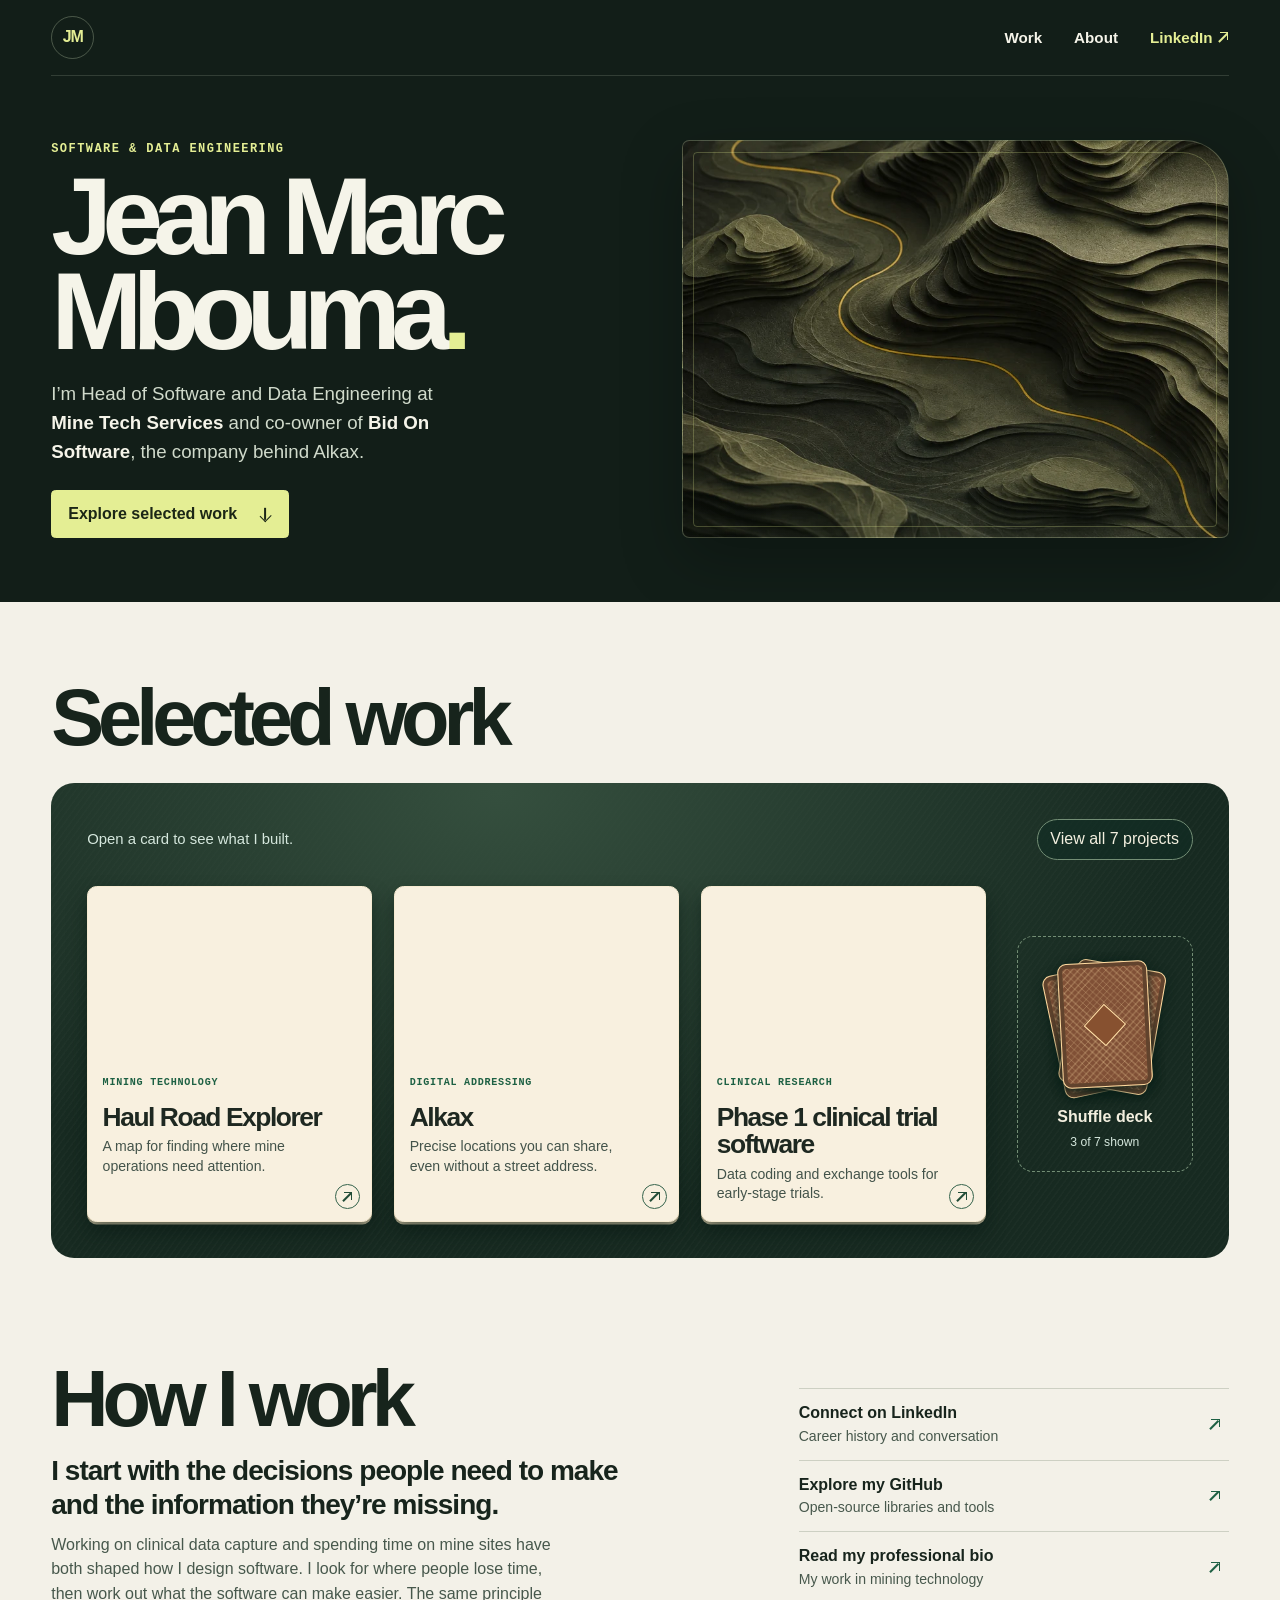
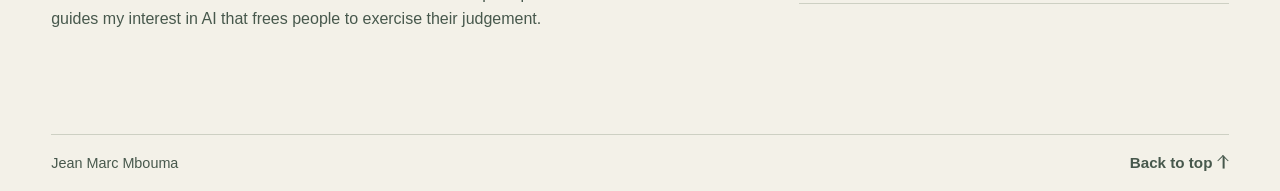
<file: index.html>
<!doctype html>
<html lang="en">
<head>
  <meta charset="utf-8">
  <meta name="viewport" content="width=device-width, initial-scale=1">
  <meta name="theme-color" content="#121c18">
  <meta name="description" content="Jean Marc Mbouma leads Software and Data Engineering at Mine Tech Services and co-owns Bid On Software, the company behind Alkax.">
  <title>Jean Marc Mbouma — Software and Data Engineering</title>
  <link rel="stylesheet" href="./portfolio.css">
  <link rel="stylesheet" href="./work-table.css">
  <script src="./work-table.js" defer></script>
</head>
<body>
  <a class="skip" href="#main">Skip to content</a>
  <header class="masthead">
    <div class="shell header">
      <a class="wordmark" href="./" aria-label="Jean Marc Mbouma, home"><span aria-hidden="true">JM</span></a>
      <nav aria-label="Main navigation">
        <a href="#work">Work</a>
        <a href="#about">About</a>
        <a class="nav-profile" href="https://www.linkedin.com/in/jean-marc-mbouma-525253107/">LinkedIn <span class="arrow arrow-external" aria-hidden="true"></span></a>
      </nav>
    </div>
  </header>
  <main id="main">
    <section class="hero" aria-labelledby="name">
      <div class="shell hero-layout">
        <div class="hero-copy">
          <p class="label">Software &amp; data engineering</p>
          <h1 id="name">Jean Marc<br>Mbouma<span>.</span></h1>
          <p class="hero-intro">I’m Head of Software and Data Engineering at <strong>Mine Tech Services</strong> and co-owner of <strong>Bid On Software</strong>, the company behind Alkax.</p>
          <a class="button" href="#work">Explore selected work <span class="arrow arrow-down" aria-hidden="true"></span></a>
        </div>
        <div class="hero-visual" aria-hidden="true"></div>
      </div>
    </section>

    <section class="shell work-section" id="work" aria-labelledby="work-title">
      <div class="section-heading">
        <h2 id="work-title">Selected work</h2>
      </div>
      <div class="work-table">
        <div class="table-toolbar" hidden>
          <p>Open a card to see what I built.</p>
          <button class="table-view" type="button" aria-expanded="false" aria-controls="work-cards">View all projects</button>
        </div>
        <div class="table-layout">
          <div class="deck-pocket" hidden>
            <button class="deck-button" type="button" aria-describedby="deck-count">
              <span class="deck-stack" aria-hidden="true">
                <span></span><span></span><span><i></i></span>
              </span>
              <span class="deck-label">Shuffle deck</span>
              <span id="deck-count"></span>
            </button>
          </div>
          <div class="work-cards" id="work-cards">
            <article class="work-card" data-project="haul" data-teaser="A map for finding where mine operations need attention.">
              <div class="work-summary">
                <p class="label">Mining technology</p>
                <h3>Haul Road Explorer</h3>
                <p class="work-description">At Mine Tech Services, I lead engineering for Haul Road Explorer. It brings fleet, telemetry, safety and inspection data together on a map so mine teams can see where to investigate and act.</p>
                <a class="text-link" href="https://www.minetechservices.com/mining-software/haul-road-explorer-hre">Explore Haul Road Explorer <span class="arrow arrow-external" aria-hidden="true"></span></a>
              </div>
            </article>
            <article class="work-card" data-project="alkax" data-teaser="Precise locations you can share, even without a street address.">
              <div class="work-summary">
                <p class="label">Digital addressing</p>
                <h3>Alkax</h3>
                <p class="work-description">Alkax is a Bid On Software product that helps people find and share precise locations, including places where street addresses are hard to use. Developers can bring that capability into their own products.</p>
                <a class="text-link" href="https://alkax.io/">Visit Alkax <span class="arrow arrow-external" aria-hidden="true"></span></a>
              </div>
            </article>
            <article class="work-card" data-project="clinical" data-teaser="Data coding and exchange tools for early-stage trials.">
              <div class="work-summary">
                <p class="label">Clinical research</p>
                <h3>Phase 1 clinical trial software</h3>
                <p class="work-description">I developed clinical data coding software for Phase 1 trials and built a tool that mapped clinical data to the CDISC Operational Data Model (ODM) so it could be exchanged between systems.</p>
                <a class="text-link" href="https://www.cdisc.org/standards/data-exchange">About the ODM standard <span class="arrow arrow-external" aria-hidden="true"></span></a>
              </div>
            </article>
            <article class="work-card" data-project="volxpr" data-teaser="A place to request help and coordinate volunteers.">
              <div class="work-summary">
                <p class="label">Community software</p>
                <h3>VolXpr</h3>
                <p class="work-description">A community volunteering platform for requesting help, offering time, and coordinating shifts. It uses Alkax to share locations when volunteers need them.</p>
                <a class="text-link" href="https://volxpr.mbouma.com/">Open VolXpr <span class="arrow arrow-external" aria-hidden="true"></span></a>
              </div>
            </article>
            <article class="work-card" data-project="outcome" data-teaser="Typed success and failure paths for .NET applications.">
              <div class="work-summary">
                <p class="label">.NET libraries</p>
                <h3>BbQ.Outcome</h3>
                <p class="work-description">Typed results for .NET applications, with explicit success and failure paths that callers can handle.</p>
                <a class="text-link" href="https://github.com/JeanMarcMbouma/Outcome">View Outcome on GitHub <span class="arrow arrow-external" aria-hidden="true"></span></a>
              </div>
            </article>
            <article class="work-card" data-project="mocklite" data-teaser="Lightweight mocking for .NET unit tests.">
              <div class="work-summary">
                <p class="label">.NET testing</p>
                <h3>MockLite</h3>
                <p class="work-description">A lightweight .NET mocking library for setting up collaborators and verifying interactions in unit tests.</p>
                <a class="text-link" href="https://github.com/JeanMarcMbouma/MockLite">View MockLite on GitHub <span class="arrow arrow-external" aria-hidden="true"></span></a>
              </div>
            </article>
            <article class="work-card" data-project="widgets" data-teaser="Reusable controls for structured interactions in chat.">
              <div class="work-summary">
                <p class="label">Conversational interfaces</p>
                <h3>BbQ.ChatWidgets</h3>
                <p class="work-description">Reusable widgets for bringing structured interactions into chat applications.</p>
                <a class="text-link" href="https://github.com/JeanMarcMbouma/BbQ.ChatWidgets">View ChatWidgets on GitHub <span class="arrow arrow-external" aria-hidden="true"></span></a>
              </div>
            </article>
          </div>
        </div>
        <p class="table-status visually-hidden" role="status"></p>
      </div>
      <dialog class="project-dialog" aria-labelledby="project-title">
        <div class="project-dialog-inner">
          <form method="dialog"><button class="dialog-close" autofocus aria-label="Close project" value="close">×</button></form>
          <div class="dialog-motif" aria-hidden="true"></div>
          <div class="dialog-copy">
            <p class="label"></p>
            <h3 id="project-title"></h3>
            <p class="work-description"></p>
            <div class="dialog-link"></div>
          </div>
        </div>
      </dialog>
    </section>

    <section class="shell about" id="about" aria-labelledby="about-title">
      <div class="about-story">
        <h2 id="about-title">How I work</h2>
        <p class="about-lead">I start with the decisions people need to make and the information they’re missing.</p>
        <p>Working on clinical data capture and spending time on mine sites have both shaped how I design software. I look for where people lose time, then work out what the software can make easier. The same principle guides my interest in AI that frees people to exercise their judgement.</p>
      </div>
      <div class="profile-links">
        <a href="https://www.linkedin.com/in/jean-marc-mbouma-525253107/">
          <span>Connect on LinkedIn<span class="profile-detail">Career history and conversation</span></span>
          <span class="arrow arrow-external" aria-hidden="true"></span>
        </a>
        <a href="https://github.com/JeanMarcMbouma">
          <span>Explore my GitHub<span class="profile-detail">Open-source libraries and tools</span></span>
          <span class="arrow arrow-external" aria-hidden="true"></span>
        </a>
        <a href="https://www.minetechservices.com/about-mts/our-team/jean-marc-mbouma">
          <span>Read my professional bio<span class="profile-detail">My work in mining technology</span></span>
          <span class="arrow arrow-external" aria-hidden="true"></span>
        </a>
      </div>
    </section>
  </main>
  <footer class="shell footer">
    <span>Jean Marc Mbouma</span>
    <a href="#main">Back to top <span class="arrow arrow-up" aria-hidden="true"></span></a>
  </footer>
</body>
</html>
</file>
<file: portfolio.css>
:root {
  color-scheme: light;
  --paper: #f3f1e8;
  --ink: #17241c;
  --muted: #47584c;
  --accent: #1d6043;
  --line: #cdd0c3;
  --dark: #121e18;
  --light: #f5f4e9;
  --lime: #e4ee94;
  font-family: "Geist", "Aptos", "Helvetica Neue", sans-serif;
}

*, *::before, *::after { box-sizing: border-box; }
body { margin: 0; background: var(--paper); color: var(--ink); line-height: 1.55; }
a { color: inherit; }
a:focus-visible { outline: 2px solid currentColor; outline-offset: 5px; }
a:hover { text-decoration-thickness: 2px; }
[id] { scroll-margin-top: 1.5rem; }
h1, h2, h3, p { margin: 0; }
.shell { width: min(76rem, calc(100% - clamp(2rem, 8vw, 8rem))); margin-inline: auto; }

.skip {
  position: absolute;
  inset: .5rem auto auto 1rem;
  z-index: 2;
  background: var(--paper);
  padding: .5rem 1rem;
  transform: translateY(-150%);
}
.skip:focus { transform: none; }

.masthead, .hero { background: var(--dark); color: var(--light); }
.header, .footer {
  display: flex;
  justify-content: space-between;
  align-items: center;
  gap: 1rem;
  padding-block: 1rem;
}
.header { border-bottom: 1px solid #d8e3ca29; }
.wordmark {
  display: grid;
  place-items: center;
  width: 2.7rem;
  height: 2.7rem;
  flex: none;
  border: 1px solid #bcccaa55;
  border-radius: 50%;
  color: var(--lime);
  font-weight: 750;
  letter-spacing: -.07em;
  text-decoration: none;
}
nav { display: flex; align-items: center; flex-wrap: wrap; gap: .5rem clamp(.8rem, 3vw, 2rem); }
nav a, .footer a { font-size: .95rem; font-weight: 650; text-decoration: none; }
nav a:hover, .footer a:hover { text-decoration: underline; text-underline-offset: .24em; }
.nav-profile { color: var(--lime); }

.label {
  color: var(--accent);
  font: 650 .75rem/1.5 "IBM Plex Mono", ui-monospace, monospace;
  text-transform: uppercase;
  letter-spacing: .12em;
}

.hero { position: relative; overflow: hidden; }
.hero-layout {
  display: grid;
  grid-template-columns: minmax(0, 1.02fr) minmax(0, .98fr);
  align-items: center;
  gap: clamp(1.7rem, 4.8vw, 4.6rem);
  padding-block: clamp(2.7rem, 5vw, 4.8rem);
}
.hero-copy { position: relative; z-index: 1; }
.hero-copy .label { color: var(--lime); }
.hero h1 {
  margin-block: .65rem 1.25rem;
  font-size: clamp(3.3rem, 8.55vw, 8.3rem);
  font-weight: 720;
  line-height: .87;
  letter-spacing: -.09em;
}
.hero h1 span { color: var(--lime); }
.hero-intro { max-width: 40ch; color: #d0dacb; font-size: clamp(1rem, 1.8vw, 1.17rem); }
.hero-intro strong { color: var(--light); }
.button {
  display: inline-flex;
  align-items: center;
  justify-content: space-between;
  gap: 1.35rem;
  min-height: 3rem;
  margin-top: 1.5rem;
  padding: .6rem 1rem;
  background: var(--lime);
  color: #1b2616;
  border: 1px solid var(--lime);
  border-radius: .28rem;
  font-weight: 750;
  text-decoration: none;
  transition: background-color 160ms, transform 160ms;
}
.button:focus-visible { outline-color: var(--lime); }
.button:hover { background: #f0f6ba; transform: translateY(-2px); }

.hero-visual {
  min-height: 23rem;
  max-height: 34rem;
  height: 100%;
  position: relative;
  isolation: isolate;
  border: 1px solid #d0e1b847;
  border-radius: .45rem 2.8rem .45rem .45rem;
  background:
    linear-gradient(0deg, #101f1a35, transparent 44%),
    url("./portfolio-terrain.webp") 50% 53% / cover,
    repeating-radial-gradient(ellipse at 73% 16%, #1b2a20 0 13px, #506349 14px, #293b2d 16px 22px);
  box-shadow: 0 1.3rem 3.8rem #0004;
}
.hero-visual::after {
  position: absolute;
  content: "";
  inset: .65rem;
  border: 1px solid #e4ee9440;
  border-radius: .25rem 2.2rem .25rem .25rem;
  pointer-events: none;
}

.work-section { padding-block: clamp(2.2rem, 6vw, 5rem) 0; }
.section-heading {
  display: flex;
  justify-content: space-between;
  align-items: baseline;
  flex-wrap: wrap;
  gap: .45rem 1rem;
  margin-bottom: clamp(.9rem, 2.2vw, 1.65rem);
}
h2 { font-size: clamp(2.35rem, 6.2vw, 5.15rem); line-height: .98; letter-spacing: -.076em; }

.text-link {
  display: inline-block;
  margin-top: 1.25rem;
  color: var(--accent);
  font-weight: 700;
  text-decoration: underline;
  text-decoration-thickness: 1px;
  text-underline-offset: .26em;
}
.text-link span { margin-left: .2em; }

.about {
  display: grid;
  grid-template-columns: minmax(0, 1.35fr) minmax(0, .9fr);
  gap: 1.7rem clamp(2rem, 8vw, 7rem);
  align-items: center;
  padding-block: clamp(3.1rem, 8vw, 7rem);
}
.about-story { max-width: 39rem; }
.about-story > p { max-width: 58ch; color: var(--muted); }
.about-story .about-lead {
  margin-block: 1rem .65rem;
  color: var(--ink);
  font-size: clamp(1.25rem, 2.7vw, 1.75rem);
  font-weight: 650;
  line-height: 1.22;
  letter-spacing: -.035em;
  max-width: 39ch;
}
.profile-links { border-top: 1px solid var(--line); }
.profile-links > a {
  display: flex;
  align-items: center;
  justify-content: space-between;
  gap: 1rem;
  min-height: 4.3rem;
  padding: .75rem .5rem .75rem 0;
  border-bottom: 1px solid var(--line);
  color: var(--ink);
  font-weight: 750;
  text-decoration: none;
  transition: padding 180ms, background-color 180ms;
}
.profile-links > a:hover { padding-inline: .65rem; background: #e9ebdc; }
.profile-links .arrow { flex: none; color: var(--accent); }
.profile-detail { display: block; color: var(--muted); font-size: .88rem; font-weight: 400; }
.footer { border-top: 1px solid var(--line); color: var(--muted); font-size: .9rem; }

@media (max-width: 52rem) {
  .hero-layout { gap: 1.5rem; }
  .hero-visual { min-height: 19rem; }
}
@media (max-width: 42rem) {
  .hero-layout, .about { grid-template-columns: minmax(0, 1fr); }
  .hero-layout { padding-block: 2.4rem 1.3rem; }
  .hero h1 { font-size: clamp(3.5rem, 15vw, 5.2rem); }
  .hero-visual { min-height: clamp(8.8rem, 37vw, 13rem); border-radius: .4rem 1.6rem .4rem .4rem; }
  .hero-visual::after { border-radius: .2rem 1.2rem .2rem .2rem; }
}
@media (prefers-reduced-motion: reduce) {
  .button, .profile-links > a { transition: none; }
  .button:hover { transform: none; }
}

.arrow {
  position: relative;
  display: inline-block;
  width: .8em;
  height: .8em;
  vertical-align: -.03em;
  transform: rotate(var(--arrow-angle, 0deg));
}
.arrow::before, .arrow::after {
  position: absolute;
  content: "";
}
.arrow::before {
  inset: 10% 10% auto auto;
  width: 64%;
  height: 64%;
  border-top: 1.5px solid;
  border-right: 1.5px solid;
}
.arrow::after {
  width: 96%;
  height: 1.5px;
  top: 46%;
  left: 3%;
  background: currentColor;
  transform: rotate(-45deg);
}
.arrow-up { --arrow-angle: -45deg; }
.arrow-down { --arrow-angle: 135deg; }
</file>
<file: work-table.css>
.work-table {
  --felt: #172a21;
  --felt-line: #738e75;
  --ivory: #f3efdf;
  position: relative;
  border-radius: 1.45rem;
  padding: clamp(1rem, 3vw, 2.25rem);
  background-color: var(--felt);
  background-image:
    radial-gradient(ellipse at 38% 2%, #354f3e, transparent 66%),
    repeating-linear-gradient(126deg, #fff0 0 3px, #ffffff05 4px 5px);
  color: var(--ivory);
  isolation: isolate;
}

.work-table button, .project-dialog button { font: inherit; cursor: pointer; }
.work-table button:focus-visible { outline: 2px solid #ffe6a7; outline-offset: 5px; }
.work-table [hidden] { display: none; }

.table-toolbar {
  display: flex;
  justify-content: space-between;
  align-items: center;
  flex-wrap: wrap;
  gap: .7rem 1rem;
  margin-bottom: clamp(1rem, 2vw, 1.7rem);
}
.table-toolbar p { color: #d5e7dd; font-size: .93rem; }
.table-view {
  padding: .45rem .8rem;
  border: 1px solid var(--felt-line);
  border-radius: 2rem;
  background: #102c2499;
  color: var(--ivory);
}
.table-view:hover { background: #345748; }
.table-view[aria-disabled="true"], .deck-button[aria-disabled="true"] { cursor: wait; }

.table-layout {
  display: grid;
  align-items: center;
  gap: clamp(1.2rem, 2.4vw, 2.2rem);
}
.work-table[data-view="deck"] .table-layout {
  grid-template-columns: minmax(0, 1fr) clamp(6.8rem, 15vw, 11rem);
}
.work-cards {
  display: grid;
  grid-template-columns: repeat(3, minmax(0, 1fr));
  gap: clamp(.8rem, 2vw, 1.4rem);
}
.work-card {
  min-width: 0;
  position: relative;
  color: #1e2821;
}
.work-summary {
  height: 100%;
  padding: 1.25rem;
  border-radius: .85rem;
  background: var(--ivory);
}
.work-summary h3, .dialog-copy h3 {
  margin-block: .45rem .55rem;
  font-size: clamp(1.4rem, 4vw, 2.35rem);
  letter-spacing: -.055em;
  line-height: 1;
  overflow-wrap: anywhere;
}
.work-description { color: #43534a; }

.work-table .card-front {
  display: grid;
  position: relative;
  grid-template-rows: minmax(7.5rem, 1fr) auto;
  height: 100%;
  min-height: clamp(17.5rem, 28vw, 21rem);
  width: 100%;
  overflow: hidden;
  padding: 0;
  border: 1px solid #f6ead1;
  border-radius: .6rem;
  background: #f8f0df;
  color: #1e2821;
  text-align: left;
  box-shadow: 0 .65rem 1.15rem #08181288, 0 .15rem 0 #c9bd9e;
  transition: transform 250ms cubic-bezier(.19,.8,.31,1.2), box-shadow 250ms;
}
.card-front:hover, .card-front:focus-visible {
  z-index: 1;
  transform: translateY(-.38rem) rotate(-1.3deg);
  box-shadow: 0 .85rem 1.5rem #081812a0, 0 .15rem 0 #c9bd9e;
}
.card-copy {
  display: grid;
  align-content: start;
  gap: .36rem;
  min-height: 10rem;
  padding: .9rem 2.4rem 1.05rem .9rem;
}
.card-copy .label {
  font-size: .63rem;
  letter-spacing: .075em;
}
.card-title {
  display: block;
  font-size: clamp(1.03rem, 2.5vw, 1.65rem);
  font-weight: 750;
  letter-spacing: -.055em;
  line-height: 1.04;
  overflow-wrap: anywhere;
}
.card-teaser {
  color: #43534a;
  font-size: .88rem;
  line-height: 1.38;
}
.card-open {
  position: absolute;
  right: .7rem;
  bottom: .73rem;
  display: grid;
  place-items: center;
  width: 1.55rem;
  aspect-ratio: 1;
  border: 1px solid #35634c;
  border-radius: 50%;
  color: #214c37;
  transition: color 160ms, background-color 160ms;
}
.card-front:hover .card-open, .card-front:focus-visible .card-open {
  background: #214c37;
  color: #f8f0df;
}

.card-motif, .dialog-motif {
  position: relative;
  overflow: hidden;
  display: block;
  background: #296048;
  isolation: isolate;
}
.card-motif::before, .card-motif::after, .dialog-motif::before, .dialog-motif::after {
  position: absolute;
  content: "";
  inset: 0;
  pointer-events: none;
}
[data-project="haul"] :is(.card-motif, .dialog-motif) {
  background:
    linear-gradient(156deg, transparent 47%, #f5c888 48% 49%, #f5c88888 49% 50%, transparent 51%),
    repeating-radial-gradient(ellipse at 17% 92%, transparent 0 13px, #d8ba87a0 14px 15px, transparent 16px 23px),
    linear-gradient(130deg, #414d3a, #848a56);
}
[data-project="haul"] :is(.card-motif, .dialog-motif)::after {
  inset: 31% 25% 28% 55%;
  border: 1px solid #ffda9f;
  border-radius: 50%;
  aspect-ratio: 1;
  transform: rotate(-26deg);
}
[data-project="alkax"] :is(.card-motif, .dialog-motif) {
  background:
    linear-gradient(#a1dfad55 1px, transparent 1px) center / 1.45rem 1.45rem,
    linear-gradient(90deg, #a1dfad55 1px, transparent 1px) center / 1.45rem 1.45rem,
    radial-gradient(ellipse at 50% 40%, #437863, #183a30);
}
[data-project="alkax"] :is(.card-motif, .dialog-motif)::after {
  inset: 50% auto auto 50%;
  width: 1.45rem;
  aspect-ratio: 1;
  transform: translate(-50%, -50%);
  background: #bdffd9;
  box-shadow: 0 0 0 7px #bdffd935, 0 0 0 1.45rem #bdffd91f, 0 0 1.7rem #bdffd990;
}
[data-project="clinical"] :is(.card-motif, .dialog-motif) {
  background:
    radial-gradient(#ccdfff45 1px, transparent 1.5px) center / 12px 12px,
    linear-gradient(135deg, #303d61, #566d8e);
}
[data-project="clinical"] :is(.card-motif, .dialog-motif)::before,
[data-project="clinical"] :is(.card-motif, .dialog-motif)::after {
  inset: 24% 29% 25% 23%;
  border: 1px solid #d7e4fa;
  border-radius: .35rem;
  background:
    repeating-linear-gradient(to bottom, #d7e4fa 0 1px, transparent 1px 7px) center / 60% 50% no-repeat,
    #506688;
  transform: translate(-8%, -5%) rotate(-9deg);
}
[data-project="clinical"] :is(.card-motif, .dialog-motif)::after {
  box-shadow: 0 .25rem .65rem #222c4788;
  transform: translate(23%, 15%) rotate(10deg);
}
[data-project="volxpr"] :is(.card-motif, .dialog-motif) {
  background:
    radial-gradient(circle at 39% 49%, transparent 0 24%, #ffcd9c 25% 26%, transparent 27%),
    radial-gradient(circle at 61% 49%, transparent 0 24%, #ffcd9c 25% 26%, transparent 27%),
    radial-gradient(ellipse at 46% 57%, #c67957, #69403c);
}
[data-project="volxpr"] :is(.card-motif, .dialog-motif)::after {
  inset: 50% auto auto 50%;
  width: .7rem;
  aspect-ratio: 1;
  background: #fff0be;
  transform: translate(-50%, -50%) rotate(45deg);
}
[data-project="outcome"] :is(.card-motif, .dialog-motif) {
  background:
    repeating-linear-gradient(90deg, #dce9e228 0 1px, transparent 1px 22px),
    linear-gradient(140deg, #344154, #667a79);
}
[data-project="outcome"] :is(.card-motif, .dialog-motif)::before {
  inset: 31% 15%;
  background: linear-gradient(145deg, transparent 46%, #e4edd6 47% 50%, transparent 51%) right top / 50% 54% no-repeat,
    linear-gradient(35deg, transparent 46%, #e4edd6 47% 50%, transparent 51%) right bottom / 50% 54% no-repeat,
    linear-gradient(#e4edd6, #e4edd6) left center / 55% 3px no-repeat;
}
[data-project="mocklite"] :is(.card-motif, .dialog-motif) {
  background:
    repeating-linear-gradient(135deg, #f7c66b55 0 1px, transparent 1px 12px),
    linear-gradient(135deg, #583e32, #9e7145);
}
[data-project="mocklite"] :is(.card-motif, .dialog-motif)::before {
  inset: 22% 35%;
  border: 2px solid #ffe0a5;
  border-radius: .25rem;
  transform: rotate(-13deg);
  box-shadow: .5rem .5rem 0 #422f4388, .5rem .5rem 0 1px #ffe0a5;
}
[data-project="widgets"] :is(.card-motif, .dialog-motif) {
  background:
    radial-gradient(#f4dbfb66 1px, transparent 1.5px) center / 12px 12px,
    linear-gradient(135deg, #4f3e58, #775a77);
}
[data-project="widgets"] :is(.card-motif, .dialog-motif)::before {
  inset: 27% 29% 35% 24%;
  border: 1.5px solid #f4dbfb;
  border-radius: 1rem 1rem 1rem .18rem;
  background: #62496c;
  box-shadow: 1rem 1rem 0 #62496c, 1rem 1rem 0 1.5px #f4dbfb;
}

.deck-pocket {
  padding: .8rem .22rem .65rem;
  border: 1px dashed var(--felt-line);
  border-radius: 1rem;
}
.deck-button {
  display: grid;
  justify-items: center;
  gap: .2rem;
  width: 100%;
  padding: .55rem .2rem;
  border: 0;
  background: transparent;
  color: var(--ivory);
}
.deck-stack {
  position: relative;
  display: block;
  width: clamp(3.8rem, 7.4vw, 5.6rem);
  aspect-ratio: 5 / 7;
  margin: .25rem .55rem .85rem;
  perspective: 500px;
}
.deck-stack > span {
  position: absolute;
  inset: 0;
  display: grid;
  place-items: center;
  border: 1px solid #ffdca1;
  border-radius: .56rem;
  background:
    repeating-linear-gradient(45deg, #ffe0a83e 0 1px, transparent 1px 5px),
    repeating-linear-gradient(-45deg, #ffe0a83e 0 1px, transparent 1px 5px),
    #805036;
  box-shadow: inset 0 0 0 4px #61432d, 0 .2rem .65rem #0b2119;
  transition: transform 300ms cubic-bezier(.19,.81,.31,1.15);
}
.deck-stack > span:nth-child(1) { transform: translate(-8%, 4%) rotate(-12deg); }
.deck-stack > span:nth-child(2) { transform: translate(8%, 2%) rotate(10deg); }
.deck-stack > span:nth-child(3) { transform: rotate(-3deg); }
.deck-button:hover .deck-stack > span:nth-child(1), .deck-button:focus-visible .deck-stack > span:nth-child(1) { transform: translate(-17%, 2%) rotate(-20deg); }
.deck-button:hover .deck-stack > span:nth-child(2), .deck-button:focus-visible .deck-stack > span:nth-child(2) { transform: translate(17%, 2%) rotate(19deg); }
.deck-stack i { width: 34%; aspect-ratio: 1; border: 1px solid #ffe0a8; background: #875130; transform: rotate(45deg); }
.deck-label { font-weight: 750; }
#deck-count { color: #d5e7dd; font-size: .76rem; }

.project-dialog {
  width: min(32rem, calc(100% - 2rem));
  max-height: calc(100% - 2rem);
  max-height: calc(100dvh - 2rem);
  padding: 0;
  border: 1px solid #fff3da;
  border-radius: 1rem;
  background: #fbf4e5;
  color: #1e2821;
  box-shadow: 0 1.4rem 4rem #081a1490;
}
.project-dialog::backdrop { background: #081b16ac; }
.project-dialog-inner { position: relative; }
.project-dialog form { position: absolute; z-index: 1; inset: .7rem .7rem auto auto; }
.project-dialog .dialog-close {
  display: grid;
  place-items: center;
  width: 2.75rem;
  aspect-ratio: 1;
  padding: 0;
  border: 1px solid #3e6456;
  border-radius: 50%;
  background: #fbf4e5;
  color: #213a31;
  font-size: 1.55rem;
  line-height: 1;
}
.dialog-motif { height: clamp(6rem, 24vh, 11rem); }
.dialog-copy { padding: clamp(1.2rem, 5vw, 2rem); }
.dialog-copy h3 { font-size: clamp(2rem, 7vw, 3.4rem); }

.visually-hidden {
  position: absolute;
  width: 1px;
  height: 1px;
  padding: 0;
  margin: -1px;
  overflow: hidden;
  clip-path: inset(50%);
  white-space: nowrap;
}

@media (max-width: 55rem) {
  .work-table[data-view="deck"] .table-layout { grid-template-columns: minmax(0, 1fr); }
  .deck-pocket { grid-row: 1; padding: .15rem .55rem; }
  .deck-button { grid-template-columns: auto 1fr auto; align-items: center; justify-items: start; gap: .75rem; padding: .18rem 0; }
  .deck-stack { width: 1.7rem; margin: .25rem .35rem; }
  .deck-stack > span { border-radius: .23rem; box-shadow: inset 0 0 0 2px #61432d; }
}
@media (max-width: 42rem) {
  .work-cards { grid-template-columns: minmax(0, 1fr); }
  .work-table .card-front {
    grid-template-columns: 29% minmax(0, 1fr);
    grid-template-rows: 1fr;
    min-height: 6.2rem;
  }
  .card-copy { min-height: 0; align-content: center; }
  .card-open { bottom: 50%; transform: translateY(50%); }
}
@media (min-width: 42.001rem) {
  .card-copy .label { min-height: 2.3em; }
}
@media (prefers-reduced-motion: reduce) {
  .card-front, .card-open, .deck-stack > span { transition: none; }
  .card-front:hover, .card-front:focus-visible { transform: none; }
}

@media (min-width: 55.001rem) {
  .deck-pocket { grid-column: 2; grid-row: 1; }
  .work-cards { grid-column: 1; grid-row: 1; }
}
</file>
